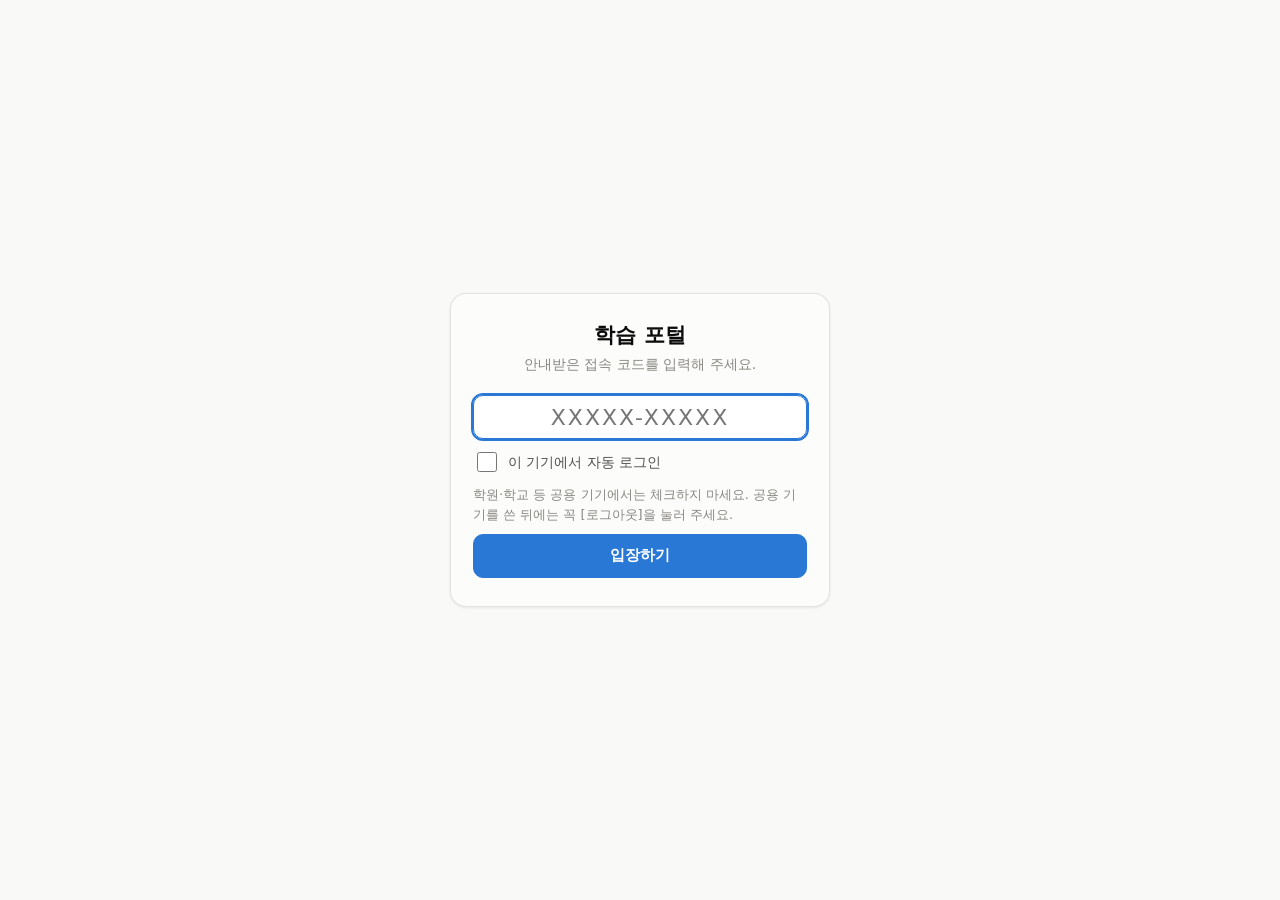
<file: index.html>
<!DOCTYPE html>
<html lang="ko">
<head>
  <meta charset="utf-8" />
  <meta name="viewport" content="width=device-width, initial-scale=1" />
  <meta name="color-scheme" content="light" />
  <meta name="robots" content="noindex" />
  <title>학습 포털</title>
  <link rel="stylesheet" href="css/base.css" />
  <link rel="stylesheet" href="css/portal.css" />
  <link rel="icon" href="data:image/svg+xml,<svg xmlns='http://www.w3.org/2000/svg' viewBox='0 0 100 100'><text y='.9em' font-size='90'>📚</text></svg>" />
</head>
<body>
  <div id="app">
    <div class="login-wrap">
      <div class="login-card">
        <h1>학습 포털</h1>
        <p class="login-sub">잠시만 기다려 주세요…</p>
      </div>
    </div>
  </div>
  <noscript>
    <p style="text-align:center;padding:24px">이 사이트를 사용하려면 자바스크립트를 켜 주세요.</p>
  </noscript>
  <script type="module" src="js/app.js"></script>
</body>
</html>
</file>
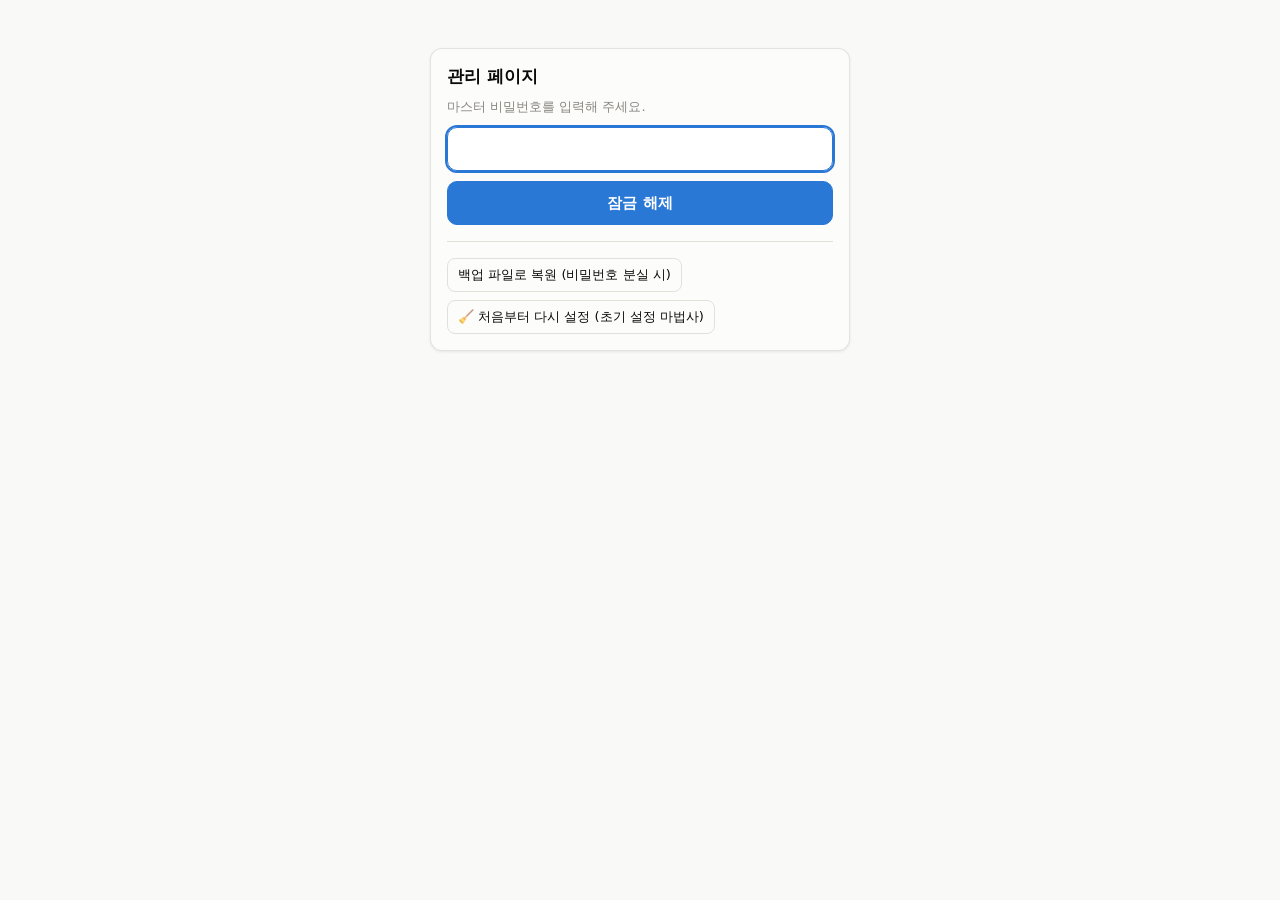
<file: admin.html>
<!DOCTYPE html>
<html lang="ko">
<head>
  <meta charset="utf-8" />
  <meta name="viewport" content="width=device-width, initial-scale=1" />
  <meta name="color-scheme" content="light" />
  <meta name="robots" content="noindex" />
  <title>관리 페이지 — 학습 포털</title>
  <link rel="stylesheet" href="css/base.css" />
  <link rel="stylesheet" href="css/admin.css" />
  <link rel="stylesheet" href="css/print.css" />
  <link rel="icon" href="data:image/svg+xml,<svg xmlns='http://www.w3.org/2000/svg' viewBox='0 0 100 100'><text y='.9em' font-size='90'>🗝️</text></svg>" />
</head>
<body>
  <div id="admin">
    <div class="admin-container">
      <div class="card"><p class="empty">불러오는 중…</p></div>
    </div>
  </div>
  <div id="print-root" class="print-cards"></div>
  <noscript>
    <p style="text-align:center;padding:24px">이 페이지를 사용하려면 자바스크립트를 켜 주세요.</p>
  </noscript>
  <script type="module" src="js/admin.js"></script>
</body>
</html>
</file>
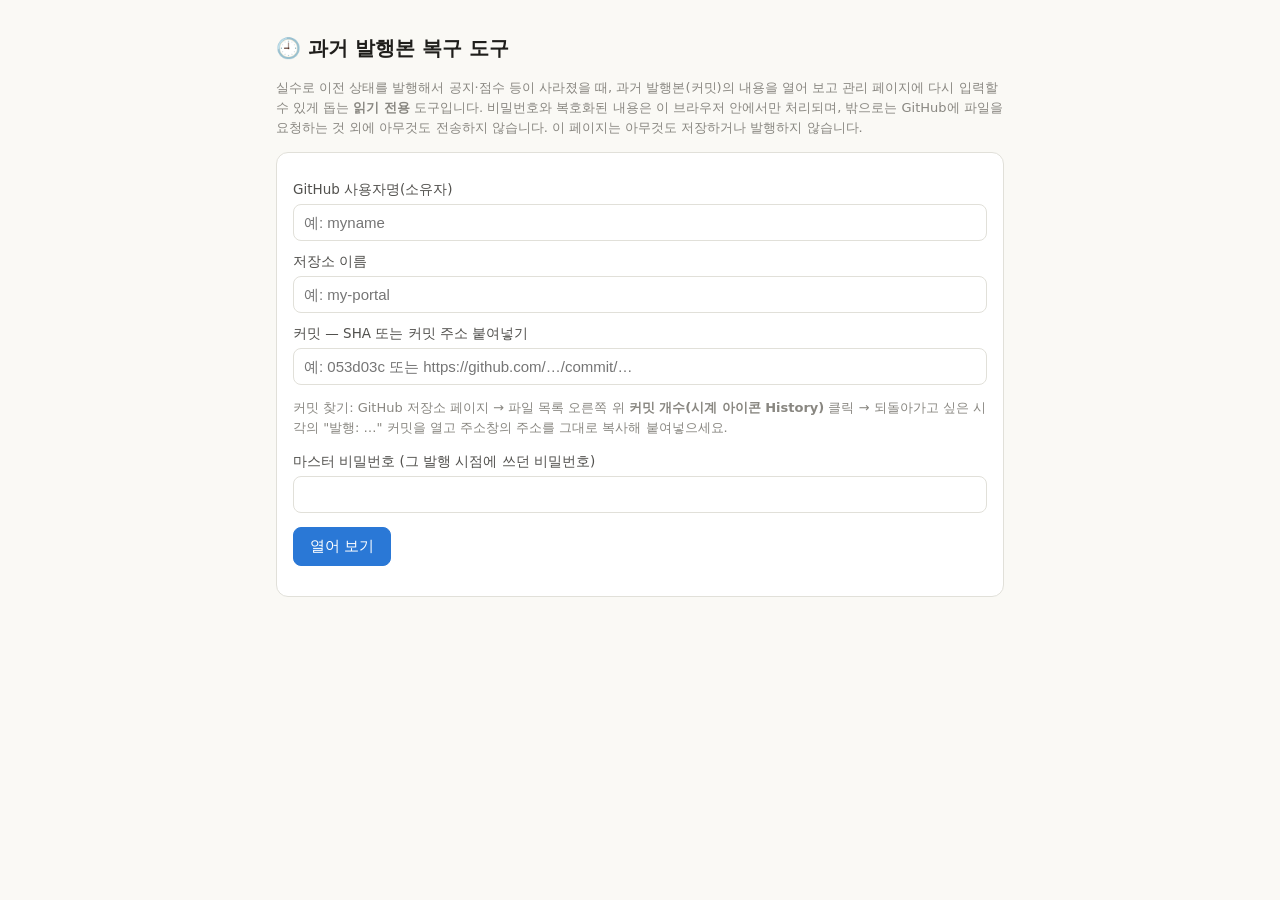
<file: dev/recover.html>
<!DOCTYPE html>
<html lang="ko">
<head>
  <meta charset="utf-8" />
  <meta name="viewport" content="width=device-width, initial-scale=1" />
  <title>과거 발행본 복구 도구</title>
  <style>
    :root {
      --ink: #1f1e1b; --ink-2: #52514e; --muted: #898781;
      --hairline: #e1e0d9; --accent: #2a78d6; --bad: #d03b3b; --surface: #fff; --page: #faf9f5;
    }
    * { box-sizing: border-box; }
    body { font-family: system-ui, -apple-system, sans-serif; color: var(--ink); background: var(--page);
           max-width: 760px; margin: 0 auto; padding: 20px 16px 60px; line-height: 1.55; }
    h1 { font-size: 20px; }
    h2 { font-size: 17px; margin: 0 0 8px; }
    h3 { font-size: 14.5px; margin: 18px 0 6px; }
    .card { background: var(--surface); border: 1px solid var(--hairline); border-radius: 12px;
            padding: 16px; margin: 14px 0; }
    .hint { color: var(--muted); font-size: 13px; }
    label { display: block; font-size: 13.5px; margin: 10px 0 4px; color: var(--ink-2); }
    input { width: 100%; font-size: 15px; padding: 9px 10px; border: 1px solid var(--hairline);
            border-radius: 8px; background: var(--surface); color: var(--ink); }
    button { font-size: 14.5px; padding: 9px 16px; border-radius: 8px; border: 1px solid var(--hairline);
             background: var(--surface); color: var(--ink); cursor: pointer; }
    button.primary { background: var(--accent); border-color: var(--accent); color: #fff; margin-top: 14px; }
    button:disabled { opacity: 0.55; cursor: default; }
    button.copy { font-size: 12.5px; padding: 4px 10px; }
    .error { color: var(--bad); font-size: 14px; white-space: pre-wrap; }
    .notice { border-bottom: 1px solid var(--hairline); padding: 10px 0; }
    .notice:last-child { border-bottom: none; }
    .n-head { display: flex; align-items: baseline; gap: 8px; }
    .n-title { font-weight: 600; font-size: 15px; }
    .n-date { color: var(--muted); font-size: 12px; margin-left: auto; flex: 0 0 auto; }
    .n-pin { color: var(--accent); font-size: 12px; font-weight: 700; flex: 0 0 auto; }
    .n-body { white-space: pre-wrap; font-size: 14px; color: var(--ink-2); margin: 6px 0 8px; }
    .table-wrap { overflow-x: auto; }
    table { border-collapse: collapse; font-size: 13.5px; white-space: nowrap; }
    th, td { border: 1px solid var(--hairline); padding: 5px 9px; text-align: center; }
    th { background: var(--page); font-weight: 600; }
    td.name, th.name { text-align: left; }
    .dim { color: var(--muted); }
    ul { margin: 4px 0; padding-left: 20px; font-size: 14px; }
    .empty { color: var(--muted); font-size: 13.5px; }
  </style>
</head>
<body>
  <h1>🕘 과거 발행본 복구 도구</h1>
  <p class="hint">
    실수로 이전 상태를 발행해서 공지·점수 등이 사라졌을 때, 과거 발행본(커밋)의 내용을 열어 보고
    관리 페이지에 다시 입력할 수 있게 돕는 <b>읽기 전용</b> 도구입니다.
    비밀번호와 복호화된 내용은 이 브라우저 안에서만 처리되며, 밖으로는 GitHub에 파일을 요청하는 것 외에
    아무것도 전송하지 않습니다. 이 페이지는 아무것도 저장하거나 발행하지 않습니다.
  </p>

  <div class="card">
    <label>GitHub 사용자명(소유자)</label>
    <input id="owner" placeholder="예: myname" />
    <label>저장소 이름</label>
    <input id="repo" placeholder="예: my-portal" />
    <label>커밋 — SHA 또는 커밋 주소 붙여넣기</label>
    <input id="commit" placeholder="예: 053d03c 또는 https://github.com/…/commit/…" />
    <p class="hint">
      커밋 찾기: GitHub 저장소 페이지 → 파일 목록 오른쪽 위 <b>커밋 개수(시계 아이콘 History)</b> 클릭 →
      되돌아가고 싶은 시각의 "발행: …" 커밋을 열고 주소창의 주소를 그대로 복사해 붙여넣으세요.
    </p>
    <label>마스터 비밀번호 (그 발행 시점에 쓰던 비밀번호)</label>
    <input id="pw" type="password" autocomplete="current-password" />
    <button id="go" class="primary">열어 보기</button>
    <p id="err" class="error"></p>
  </div>

  <div id="out"></div>

  <script type="module">
    import { deriveMasterKey, decryptJSON, importAesKeyB64 } from "../js/crypto.js";
    import { sortWeeks, sortQuizzes, ATTENDANCE } from "../js/store.js";

    const $ = (id) => document.getElementById(id);

    // github.io 주소면 소유자/저장소 자동 입력 (…github.io/<repo>/dev/recover.html)
    {
      const m = location.hostname.match(/^([^.]+)\.github\.io$/i);
      if (m) {
        $("owner").value = m[1];
        const base = location.pathname.replace(/\/dev\/recover\.html?$/i, "");
        const seg = base.split("/").filter(Boolean);
        $("repo").value = seg.length ? seg[0] : `${m[1]}.github.io`;
      }
    }

    const el = (tag, attrs = {}, children = []) => {
      const n = document.createElement(tag);
      for (const [k, v] of Object.entries(attrs)) {
        if (k === "text") n.textContent = v;
        else if (k === "onclick") n.addEventListener("click", v);
        else n.setAttribute(k, v);
      }
      for (const c of children) if (c) n.appendChild(c);
      return n;
    };

    async function copyText(text, btn) {
      try {
        await navigator.clipboard.writeText(text);
        const old = btn.textContent;
        btn.textContent = "복사됨 ✓";
        setTimeout(() => (btn.textContent = old), 1500);
      } catch {
        prompt("자동 복사가 안 되는 환경입니다. 아래 내용을 직접 복사하세요:", text);
      }
    }

    $("go").addEventListener("click", run);
    $("pw").addEventListener("keydown", (e) => { if (e.key === "Enter") run(); });

    async function run() {
      const err = $("err");
      const out = $("out");
      err.textContent = "";
      out.textContent = "";

      // 커밋 입력: 커밋 주소를 통째로 붙여넣으면 소유자/저장소/SHA를 함께 읽는다
      const cIn = $("commit").value.trim();
      const urlMatch = cIn.match(/github\.com\/([^/]+)\/([^/]+)\/commit\/([0-9a-f]{7,40})/i);
      if (urlMatch) {
        $("owner").value = urlMatch[1];
        $("repo").value = urlMatch[2];
      }
      const sha = urlMatch ? urlMatch[3] : (cIn.match(/^[0-9a-f]{7,40}$/i) || [])[0];
      const owner = $("owner").value.trim();
      const repo = $("repo").value.trim();
      const pw = $("pw").value;

      if (!owner || !repo) return (err.textContent = "GitHub 사용자명과 저장소 이름을 입력해 주세요.");
      if (!sha) return (err.textContent = "커밋 SHA(7자 이상의 영문·숫자 코드) 또는 커밋 주소를 입력해 주세요.");
      if (!pw) return (err.textContent = "마스터 비밀번호를 입력해 주세요.");

      const getJSON = async (path) => {
        const res = await fetch(
          `https://raw.githubusercontent.com/${owner}/${repo}/${sha}/${path}`,
          { cache: "no-store" }
        );
        if (!res.ok) {
          throw new Error(
            res.status === 404
              ? `${path} 이(가) 이 커밋에 없습니다. 커밋 SHA와 저장소 이름을 확인해 주세요.`
              : `${path} 을(를) 가져오지 못했습니다 (HTTP ${res.status}).`
          );
        }
        return res.json();
      };

      const go = $("go");
      go.disabled = true;
      go.textContent = "복호화 중…";
      try {
        const meta = await getJSON("data/meta.json");
        const masterKey = await deriveMasterKey(pw, meta.saltMaster, meta.kdf.iterMaster);
        let roster;
        try {
          roster = await decryptJSON(masterKey, await getJSON("data/roster.json"));
        } catch (e) {
          if (e.name === "OperationError")
            throw new Error("비밀번호가 이 발행본과 맞지 않습니다. 그 시점에 쓰던 마스터 비밀번호를 입력해야 합니다.");
          throw e;
        }

        out.appendChild(
          el("p", {
            class: "hint",
            text:
              `이 발행본: ${meta.publishedAt ? new Date(meta.publishedAt).toLocaleString("ko-KR") : "발행 시각 기록 없음"}` +
              ` · 커밋 ${sha.slice(0, 7)} · 아래 내용을 관리 페이지에 다시 입력한 뒤 발행하면 복구됩니다.`,
          })
        );

        for (const a of roster.academies || []) {
          const card = el("div", { class: "card" }, [el("h2", { text: a.name })]);
          out.appendChild(card);
          let blob = null;
          try {
            blob = await decryptJSON(await importAesKeyB64(a.key), await getJSON(`data/a/${a.fileId}.json`));
          } catch {
            card.appendChild(el("p", { class: "empty", text: "이 발행본에는 이 학원의 데이터 파일이 없습니다." }));
            continue;
          }
          const weeks = sortWeeks(blob.weeks || []);
          const quizzes = sortQuizzes(blob.quizzes || [], weeks);

          // ---- 공지사항 ----
          card.appendChild(el("h3", { text: "공지사항" }));
          const notices = [...(blob.notices || [])].sort((x, y) => {
            if (!!x.pinned !== !!y.pinned) return x.pinned ? -1 : 1;
            return (y.date || "").localeCompare(x.date || "");
          });
          if (!notices.length) card.appendChild(el("p", { class: "empty", text: "공지 없음" }));
          for (const n of notices) {
            const btn = el("button", { class: "copy", text: "내용 복사" });
            btn.addEventListener("click", () => copyText(`${n.title}\n${n.body || ""}`, btn));
            card.appendChild(
              el("div", { class: "notice" }, [
                el("div", { class: "n-head" }, [
                  n.pinned ? el("span", { class: "n-pin", text: "📌 고정" }) : null,
                  el("span", { class: "n-title", text: n.title }),
                  el("span", { class: "n-date", text: n.date || "" }),
                ]),
                el("div", { class: "n-body", text: n.body || "" }),
                btn,
              ])
            );
          }

          // ---- 학생 파일 일괄 복호화 (퀴즈·출석·숙제에서 재사용) ----
          const students = (roster.students || []).filter((s) => s.academyFileId === a.fileId && s.active !== false);
          const sBlobs = new Map();
          for (const st of students) {
            try {
              sBlobs.set(st.fileId, await decryptJSON(await importAesKeyB64(st.encKey), await getJSON(`data/s/${st.fileId}.json`)));
            } catch {
              sBlobs.set(st.fileId, null); // 이 발행본에 학생 파일 없음
            }
          }

          // ---- 퀴즈 점수 (학생 × 퀴즈) ----
          card.appendChild(el("h3", { text: "퀴즈 점수" }));
          if (!quizzes.length || !students.length) {
            card.appendChild(el("p", { class: "empty", text: "퀴즈 또는 학생 없음" }));
          } else {
            const head = el("tr", {}, [
              el("th", { class: "name", text: "학생" }),
              ...quizzes.map((q) => el("th", { text: `${q.unit} (${q.max || 100})` })),
            ]);
            const body = students.map((st) =>
              el("tr", {}, [
                el("td", { class: "name", text: st.name }),
                ...quizzes.map((q) => {
                  const v = sBlobs.get(st.fileId)?.quizzes?.[q.id];
                  if (v === null) return el("td", { class: "dim", text: "미응시" });
                  if (v == null) return el("td", { class: "dim", text: "–" });
                  return el("td", { text: String(v) });
                }),
              ])
            );
            card.appendChild(el("div", { class: "table-wrap" }, [el("table", {}, [head, ...body])]));
          }

          // ---- 주차별 기록: 진도 · 숙제 항목 · 출석/숙제 체크 매트릭스 ----
          card.appendChild(el("h3", { text: "주차별 출석 · 진도 · 숙제 체크" }));
          if (weeks.length && students.length) {
            card.appendChild(el("p", { class: "hint", style: "margin:0 0 4px", text: "숙제 표기: ✓ 완료 · ◌ 확인 전(보류) · 빈칸 = 미완료" }));
          }
          if (!weeks.length) card.appendChild(el("p", { class: "empty", text: "주차 없음" }));
          const fmtD = (d) => `${parseInt(d.slice(5, 7), 10)}/${parseInt(d.slice(8, 10), 10)}`;
          for (const w of [...weeks].reverse()) {
            const lines = [];
            if ((w.sessions || []).length) lines.push(`수업일 ${w.sessions.join(", ")}`);
            if ((w.progress || "").trim()) lines.push(`진도: ${w.progress}`);
            const hwItems = w.homework || [];
            card.appendChild(
              el("div", {}, [
                el("p", { style: "margin:12px 0 2px;font-weight:600;font-size:14px", text: w.label }),
                lines.length ? el("p", { class: "hint", style: "margin:0", text: lines.join(" · ") }) : null,
                hwItems.length
                  ? el("ol", {}, hwItems.map((h) => el("li", { text: h.text })))
                  : null,
              ])
            );
            // 출석 매트릭스 (수업일이 있는 주차만)
            if ((w.sessions || []).length && students.length) {
              const head = el("tr", {}, [
                el("th", { class: "name", text: "출석" }),
                ...w.sessions.map((d) => el("th", { text: fmtD(d) })),
              ]);
              const body = students.map((st) =>
                el("tr", {}, [
                  el("td", { class: "name", text: st.name }),
                  ...w.sessions.map((d) => {
                    const code = sBlobs.get(st.fileId)?.weeks?.[w.id]?.attendance?.[d];
                    const info = ATTENDANCE[code];
                    return el("td", { class: info ? "" : "dim", text: info ? info.label : "–" });
                  }),
                ])
              );
              card.appendChild(el("div", { class: "table-wrap" }, [el("table", {}, [head, ...body])]));
            }
            // 숙제 체크 매트릭스 (숙제 항목이 있는 주차만; 열 번호 = 위 목록 순서)
            if (hwItems.length && students.length) {
              const head = el("tr", {}, [
                el("th", { class: "name", text: "숙제" }),
                ...hwItems.map((_, i) => el("th", { text: String(i + 1) })),
              ]);
              const body = students.map((st) =>
                el("tr", {}, [
                  el("td", { class: "name", text: st.name }),
                  ...hwItems.map((h) => {
                    const hw = sBlobs.get(st.fileId)?.weeks?.[w.id]?.homework || {};
                    if (!(h.id in hw)) return el("td", { text: "" });
                    return hw[h.id] ? el("td", { text: "✓" }) : el("td", { class: "dim", text: "◌" });
                  }),
                ])
              );
              card.appendChild(el("div", { class: "table-wrap" }, [el("table", {}, [head, ...body])]));
            }
          }

          // ---- 자료실 (목록만) ----
          card.appendChild(el("h3", { text: "자료실 (제목 목록)" }));
          if (!(blob.materials || []).length) {
            card.appendChild(el("p", { class: "empty", text: "자료 없음" }));
          } else {
            card.appendChild(el("ul", {}, blob.materials.map((mt) => el("li", { text: mt.title }))));
          }
        }
      } catch (e) {
        console.error(e);
        err.textContent = e.message;
      }
      go.disabled = false;
      go.textContent = "열어 보기";
    }
  </script>
</body>
</html>
</file>
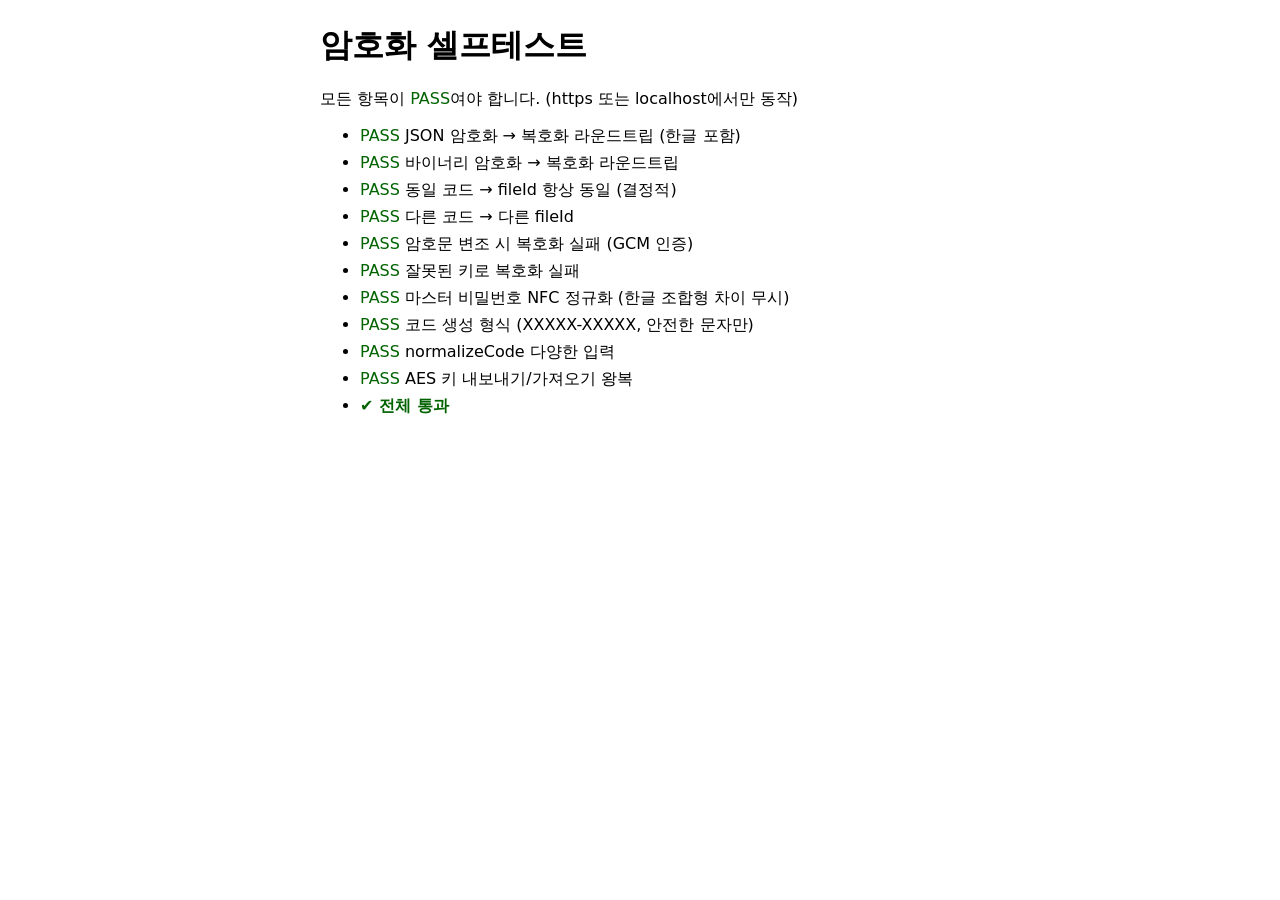
<file: dev/test.html>
<!DOCTYPE html>
<html lang="ko">
<head>
  <meta charset="utf-8" />
  <meta name="viewport" content="width=device-width, initial-scale=1" />
  <title>암호화 셀프테스트</title>
  <style>
    body { font-family: system-ui, sans-serif; max-width: 640px; margin: 24px auto; padding: 0 16px; }
    li { margin: 6px 0; }
    .pass { color: #006300; }
    .fail { color: #d03b3b; font-weight: 700; }
  </style>
</head>
<body>
  <h1>암호화 셀프테스트</h1>
  <p>모든 항목이 <span class="pass">PASS</span>여야 합니다. (https 또는 localhost에서만 동작)</p>
  <ul id="results"><li>실행 중…</li></ul>
  <script type="module">
    import {
      deriveStudentKeys, deriveMasterKey, encryptJSON, decryptJSON,
      encryptBytes, decryptBytes, generateCode, normalizeCode,
      importAesKeyB64, exportAesKeyB64, randomSaltB64, randomKeyB64,
      b64encode, b64decode, CODE_CHARSET,
    } from "../js/crypto.js";

    const results = document.getElementById("results");
    results.innerHTML = "";
    let failures = 0;

    async function test(name, fn) {
      const li = document.createElement("li");
      try {
        await fn();
        li.innerHTML = `<span class="pass">PASS</span> ${name}`;
      } catch (e) {
        failures++;
        li.innerHTML = `<span class="fail">FAIL</span> ${name} — ${e.message}`;
        console.error(name, e);
      }
      results.appendChild(li);
    }
    const assert = (cond, msg) => { if (!cond) throw new Error(msg || "assertion failed"); };

    const salt = randomSaltB64();
    const ITER = 1000; // 테스트는 빠른 반복수로

    await test("JSON 암호화 → 복호화 라운드트립 (한글 포함)", async () => {
      const { aesKey } = await deriveStudentKeys("ABCDE-FGHJK", salt, ITER);
      const obj = { name: "김철수", score: 85, memo: "몰 농도 단원 복습 필요 ✏️" };
      const env = await encryptJSON(aesKey, obj);
      assert(env.v === 1 && env.iv && env.ct, "봉투 형식");
      const back = await decryptJSON(aesKey, env);
      assert(JSON.stringify(back) === JSON.stringify(obj), "내용 불일치");
    });

    await test("바이너리 암호화 → 복호화 라운드트립", async () => {
      const key = await importAesKeyB64(randomKeyB64());
      const bytes = new Uint8Array(70000).map((_, i) => i % 251);
      const enc = await encryptBytes(key, bytes.buffer);
      const dec = new Uint8Array(await decryptBytes(key, enc));
      assert(dec.length === bytes.length, "길이 불일치");
      for (let i = 0; i < bytes.length; i += 997) assert(dec[i] === bytes[i], `바이트 ${i} 불일치`);
    });

    await test("동일 코드 → fileId 항상 동일 (결정적)", async () => {
      const a = await deriveStudentKeys("ABCDE-FGHJK", salt, ITER);
      const b = await deriveStudentKeys("abcde fghjk", salt, ITER); // 소문자/공백 정규화
      assert(a.fileId === b.fileId, "fileId 불일치");
      assert(a.fileId.length === 32, "fileId는 16바이트 hex");
    });

    await test("다른 코드 → 다른 fileId", async () => {
      const a = await deriveStudentKeys("ABCDE-FGHJK", salt, ITER);
      const b = await deriveStudentKeys("ABCDE-FGHJM", salt, ITER);
      assert(a.fileId !== b.fileId);
    });

    await test("암호문 변조 시 복호화 실패 (GCM 인증)", async () => {
      const { aesKey } = await deriveStudentKeys("ABCDE-FGHJK", salt, ITER);
      const env = await encryptJSON(aesKey, { a: 1 });
      const ct = b64decode(env.ct);
      ct[0] ^= 0xff;
      env.ct = b64encode(ct);
      let threw = false;
      try { await decryptJSON(aesKey, env); } catch { threw = true; }
      assert(threw, "변조가 감지되지 않음");
    });

    await test("잘못된 키로 복호화 실패", async () => {
      const { aesKey } = await deriveStudentKeys("ABCDE-FGHJK", salt, ITER);
      const other = await importAesKeyB64(randomKeyB64());
      const env = await encryptJSON(aesKey, { a: 1 });
      let threw = false;
      try { await decryptJSON(other, env); } catch { threw = true; }
      assert(threw);
    });

    await test("마스터 비밀번호 NFC 정규화 (한글 조합형 차이 무시)", async () => {
      const nfc = "우리학원비밀번호123!".normalize("NFC");
      const nfd = nfc.normalize("NFD");
      assert(nfc !== nfd || nfc.length === nfd.length, "");
      const k1 = await deriveMasterKey(nfc, salt, ITER);
      const k2 = await deriveMasterKey(nfd, salt, ITER);
      const env = await encryptJSON(k1, { secret: true });
      const back = await decryptJSON(k2, env);
      assert(back.secret === true, "NFC/NFD 키 불일치");
    });

    await test("코드 생성 형식 (XXXXX-XXXXX, 안전한 문자만)", () => {
      for (let i = 0; i < 50; i++) {
        const c = generateCode();
        assert(/^[A-Z2-9]{5}-[A-Z2-9]{5}$/.test(c), `형식 오류: ${c}`);
        for (const ch of c.replace("-", "")) assert(CODE_CHARSET.includes(ch), `금지 문자: ${ch}`);
      }
    });

    await test("normalizeCode 다양한 입력", () => {
      assert(normalizeCode(" abc-de 234 ") === "ABCDE234");
      assert(normalizeCode("ABCDE-FGHJK") === "ABCDEFGHJK");
    });

    await test("AES 키 내보내기/가져오기 왕복", async () => {
      const b64 = randomKeyB64();
      const key = await importAesKeyB64(b64);
      const again = await exportAesKeyB64(key);
      assert(again === b64, "키 직렬화 불일치");
    });

    const done = document.createElement("li");
    done.innerHTML = failures === 0
      ? '<strong class="pass">✔ 전체 통과</strong>'
      : `<strong class="fail">✘ ${failures}건 실패</strong>`;
    results.appendChild(done);
    window.__TEST_DONE__ = { failures };
  </script>
</body>
</html>
</file>
<file: css/base.css>
/* base.css — 토큰, 리셋, 공통 컴포넌트 (모바일 우선) */
:root {
  --page: #f9f9f7;
  --surface: #fcfcfb;
  --ink: #0b0b0b;
  --ink-2: #52514e;
  --muted: #898781;
  --hairline: #e1e0d9;
  --border: rgba(11, 11, 11, 0.1);
  --accent: #2a78d6;
  --accent-strong: #1c5cab;
  --accent-wash: #eaf2fc;
  --good: #0ca30c;
  --good-text: #006300;
  --bad: #d03b3b;
  --warn-wash: #fdf3dc;
  --radius: 12px;
  --shadow: 0 1px 3px rgba(11, 11, 11, 0.08);
}

* {
  box-sizing: border-box;
}
html {
  color-scheme: light;
}
body {
  margin: 0;
  background: var(--page);
  color: var(--ink);
  font-family: system-ui, -apple-system, "Segoe UI", "Apple SD Gothic Neo",
    "Malgun Gothic", sans-serif;
  font-size: 16px;
  line-height: 1.55;
  -webkit-text-size-adjust: 100%;
}
h1, h2, h3, h4 {
  line-height: 1.3;
  margin: 0 0 0.5em;
}
p {
  margin: 0 0 0.75em;
}
a {
  color: var(--accent);
}

.container {
  max-width: 720px;
  margin: 0 auto;
  padding: 0 16px 48px;
}

.card {
  background: var(--surface);
  border: 1px solid var(--border);
  border-radius: var(--radius);
  box-shadow: var(--shadow);
  padding: 16px;
  margin: 12px 0;
}
.card h2 {
  font-size: 17px;
  margin-bottom: 10px;
}

.empty {
  color: var(--muted);
  text-align: center;
  padding: 24px 8px;
}

/* ---------- 버튼/입력 ---------- */
.btn {
  display: inline-flex;
  align-items: center;
  justify-content: center;
  gap: 6px;
  min-height: 44px;
  padding: 8px 16px;
  text-decoration: none; /* 링크(a.btn)도 버튼처럼 보이게 */
  border: 1px solid var(--hairline);
  border-radius: 10px;
  background: var(--surface);
  color: var(--ink);
  font-size: 15px;
  font-family: inherit;
  cursor: pointer;
}
.btn:active {
  transform: translateY(1px);
}
.btn-primary {
  background: var(--accent);
  border-color: var(--accent);
  color: #fff;
  font-weight: 600;
}
.btn-primary:disabled {
  opacity: 0.5;
  cursor: default;
}
.btn-danger {
  background: var(--bad);
  border-color: var(--bad);
  color: #fff;
}
.btn-small {
  min-height: 34px;
  padding: 4px 10px;
  font-size: 13px;
  border-radius: 8px;
}
.btn-block {
  display: flex;
  width: 100%;
}

input[type="text"],
input[type="password"],
input[type="email"],
input[type="url"],
input[type="number"],
input[type="date"],
select,
textarea {
  width: 100%;
  min-height: 44px;
  padding: 8px 12px;
  border: 1px solid var(--hairline);
  border-radius: 10px;
  background: #fff;
  color: var(--ink);
  font-size: 16px;
  font-family: inherit;
}
textarea {
  line-height: 1.5;
  resize: vertical;
}
input:focus,
select:focus,
textarea:focus {
  outline: 2px solid var(--accent);
  outline-offset: 0;
  border-color: var(--accent);
}
label.field {
  display: block;
  margin: 10px 0;
}
label.field > span {
  display: block;
  font-size: 13px;
  color: var(--ink-2);
  margin-bottom: 4px;
}
.check {
  display: flex;
  align-items: center;
  gap: 8px;
  font-size: 14px;
  color: var(--ink-2);
  margin: 10px 0;
}
.check input {
  width: 20px;
  height: 20px;
  accent-color: var(--accent);
}
.hint {
  font-size: 13px;
  color: var(--muted);
  margin: 6px 0;
}
.error-text {
  color: var(--bad);
  font-size: 14px;
  margin: 8px 0;
}

/* ---------- 탭 ---------- */
.tabbar {
  display: flex;
  gap: 4px;
  overflow-x: auto;
  -webkit-overflow-scrolling: touch;
  scrollbar-width: none;
  position: sticky;
  top: 0;
  z-index: 20;
  background: var(--page);
  padding: 8px 0;
  border-bottom: 1px solid var(--hairline);
}
/* 포털용 래퍼: 탭이 잘려 있음을 좌우 페이드+화살표로 표시 (관리 페이지의 단독 .tabbar는 그대로) */
.tabbar-wrap {
  position: sticky;
  top: 0;
  z-index: 20;
}
.tabbar-wrap .tabbar {
  position: static;
}
.tab-fade {
  position: absolute;
  top: 1px;
  bottom: 1px;
  width: 34px;
  display: flex;
  align-items: center;
  pointer-events: none;
  opacity: 0;
  transition: opacity 0.15s;
  color: var(--muted);
  font-size: 20px;
  line-height: 1;
}
.tab-fade.right {
  right: 0;
  justify-content: flex-end;
  padding-right: 2px;
  background: linear-gradient(to left, var(--page) 35%, rgba(255, 255, 255, 0));
}
.tab-fade.left {
  left: 0;
  justify-content: flex-start;
  padding-left: 2px;
  background: linear-gradient(to right, var(--page) 35%, rgba(255, 255, 255, 0));
}
.tabbar-wrap.more-right .tab-fade.right,
.tabbar-wrap.more-left .tab-fade.left {
  opacity: 1;
}
.tabbar::-webkit-scrollbar {
  display: none;
}
.tab {
  flex: 0 0 auto;
  min-height: 44px;
  padding: 8px 14px;
  border: none;
  border-radius: 999px;
  background: transparent;
  color: var(--ink-2);
  font-size: 15px;
  font-family: inherit;
  cursor: pointer;
  white-space: nowrap;
}
.tab.active {
  background: var(--accent);
  color: #fff;
  font-weight: 600;
}
/* 새 소식 배지 — 새 공지/퀴즈/리포트가 있는 탭에 표시 */
.tab .tab-dot {
  display: inline-block;
  width: 7px;
  height: 7px;
  border-radius: 999px;
  background: var(--bad);
  margin-left: 5px;
  vertical-align: 8px;
}
.tab.active .tab-dot {
  background: #fff;
}

/* ---------- 토스트 ---------- */
#toast {
  position: fixed;
  left: 50%;
  bottom: 24px;
  transform: translateX(-50%) translateY(20px);
  max-width: min(92vw, 480px);
  background: var(--ink);
  color: #fff;
  padding: 10px 18px;
  border-radius: 999px;
  font-size: 14px;
  opacity: 0;
  pointer-events: none;
  transition: opacity 0.2s, transform 0.2s;
  z-index: 100;
}
#toast.show {
  opacity: 1;
  transform: translateX(-50%) translateY(0);
}
#toast.show.ok {
  background: var(--good-text);
}
#toast.show.error {
  background: var(--bad);
}

/* ---------- 모달 ---------- */
.modal-overlay {
  position: fixed;
  inset: 0;
  background: rgba(11, 11, 11, 0.45);
  display: flex;
  align-items: center;
  justify-content: center;
  padding: 16px;
  z-index: 90;
}
.modal {
  background: var(--surface);
  border-radius: var(--radius);
  padding: 20px;
  width: 100%;
  max-width: 420px;
  box-shadow: 0 8px 30px rgba(11, 11, 11, 0.25);
}
.modal h3 {
  font-size: 16px;
}
.modal-body {
  color: var(--ink-2);
  font-size: 14px;
  white-space: pre-wrap;
}
.modal-actions {
  display: flex;
  gap: 8px;
  justify-content: flex-end;
  margin-top: 16px;
}
.copy-fallback {
  width: 100%;
  min-height: 120px;
  font-size: 14px;
}

/* ---------- 스피너 ---------- */
.spinner-wrap {
  display: flex;
  flex-direction: column;
  align-items: center;
  gap: 10px;
  padding: 32px 8px;
}
.spinner {
  width: 28px;
  height: 28px;
  border: 3px solid var(--hairline);
  border-top-color: var(--accent);
  border-radius: 50%;
  animation: spin 0.8s linear infinite;
}
.spinner-text {
  color: var(--muted);
  font-size: 14px;
}
@keyframes spin {
  to {
    transform: rotate(360deg);
  }
}

/* ---------- 테이블 ---------- */
.table-wrap {
  overflow-x: auto;
  -webkit-overflow-scrolling: touch;
}
table.grid {
  border-collapse: collapse;
  width: 100%;
  font-size: 14px;
}
table.grid th,
table.grid td {
  border: 1px solid var(--hairline);
  padding: 6px 8px;
  text-align: center;
  white-space: nowrap;
}
table.grid th {
  background: var(--page);
  color: var(--ink-2);
  font-weight: 600;
}
table.grid td.name-cell,
table.grid th.name-cell {
  text-align: left;
  position: sticky;
  left: 0;
  background: var(--surface);
  z-index: 1;
}
table.grid tr.row-bad td {
  background: #fdecec;
}
table.grid tr.row-ok td {
  background: #effaef;
}
td.num {
  font-variant-numeric: tabular-nums;
}
</file>
<file: css/portal.css>
/* portal.css — 학생/학부모 포털 */

/* ---------- 로그인 ---------- */
.login-wrap {
  min-height: 100dvh;
  display: flex;
  flex-direction: column;
  align-items: center;
  justify-content: center;
  padding: 24px 16px;
}
.login-card {
  width: 100%;
  max-width: 380px;
  background: var(--surface);
  border: 1px solid var(--border);
  border-radius: 16px;
  box-shadow: var(--shadow);
  padding: 28px 22px;
  text-align: center;
}
.login-card h1 {
  font-size: 21px;
  margin-bottom: 4px;
}
.login-sub {
  color: var(--muted);
  font-size: 14px;
  margin-bottom: 20px;
}
.code-input {
  text-align: center;
  font-size: 22px !important;
  letter-spacing: 2px;
  font-variant-numeric: tabular-nums;
  text-transform: uppercase;
}

/* ---------- 대시보드 헤더 ---------- */
.portal-brand {
  padding: 14px 0 0;
  font-size: 20px;
  font-weight: 800;
  letter-spacing: -0.01em;
  line-height: 1.25;
  word-break: keep-all;
  overflow-wrap: anywhere;
}
.portal-header {
  display: flex;
  align-items: center;
  justify-content: space-between;
  gap: 8px;
  padding: 4px 0 6px;
}
.portal-header .who {
  min-width: 0;
}
.portal-header .who .name {
  font-size: 18px;
  font-weight: 700;
}
.portal-header .who .academy {
  font-size: 13px;
  color: var(--muted);
}
.week-select-row {
  display: flex;
  align-items: center;
  gap: 8px;
  margin: 8px 0;
}
.week-select-row select {
  flex: 1;
}

/* ---------- 주차 블록 (숙제/출석·진도 — 전체 주차를 최신순으로 표시) ---------- */
.week-block {
  padding: 10px 0 4px;
}
.week-block + .week-block {
  border-top: 1px solid var(--hairline);
  margin-top: 6px;
  padding-top: 14px;
}
.wb-head {
  display: flex;
  align-items: center;
  justify-content: space-between;
  gap: 8px;
  margin-bottom: 4px;
}
.wb-label {
  font-weight: 700;
  font-size: 15px;
  min-width: 0;
}
.wb-progress {
  font-size: 14px;
  color: var(--ink-2);
  margin-top: 2px;
}

/* ---------- 숙제 ---------- */
.hw-list {
  list-style: none;
  margin: 0;
  padding: 0;
}
.hw-list li {
  display: flex;
  align-items: flex-start;
  gap: 10px;
  padding: 12px 4px;
  border-bottom: 1px solid var(--hairline);
  font-size: 15px;
}
.hw-list li:last-child {
  border-bottom: none;
}
.hw-mark {
  flex: 0 0 auto;
  width: 26px;
  height: 26px;
  border-radius: 50%;
  display: inline-flex;
  align-items: center;
  justify-content: center;
  font-size: 15px;
  font-weight: 700;
  margin-top: 1px;
}
.hw-mark.done {
  background: #effaef;
  color: var(--good-text);
  border: 1px solid #bfe6bf;
}
.hw-mark.todo {
  background: var(--page);
  color: var(--muted);
  border: 1px solid var(--hairline);
}
.hw-mark.hold {
  background: var(--warn-wash);
  color: #7a5b00;
  border: 1px dashed #ecd9a6;
}
li.hw-done .hw-text {
  color: var(--muted);
}
.hw-progress {
  font-size: 14px;
  color: var(--ink-2);
  margin-bottom: 8px;
}

/* ---------- 퀴즈 ---------- */
.stat-row {
  display: grid;
  grid-template-columns: repeat(3, 1fr);
  gap: 8px;
  margin-bottom: 14px;
}
.stat-row.two {
  grid-template-columns: repeat(2, 1fr);
}
.stat-tile {
  background: var(--page);
  border: 1px solid var(--hairline);
  border-radius: 10px;
  padding: 10px 8px;
  text-align: center;
}
.stat-tile .label {
  font-size: 12px;
  color: var(--muted);
}
.stat-tile .value {
  font-size: 24px;
  font-weight: 650;
  white-space: nowrap;
}
.stat-tile .sub {
  font-size: 11px;
  color: var(--muted);
}
.chart-legend {
  display: flex;
  gap: 18px;
  justify-content: center;
  margin-top: 6px;
  font-size: 13px;
  color: var(--ink-2);
}
.legend-item {
  display: inline-flex;
  align-items: center;
  gap: 6px;
}
.legend-swatch {
  display: inline-flex;
}
.chart-caption {
  text-align: center;
  font-size: 13px;
  color: var(--muted);
  margin-top: 8px;
  min-height: 1.4em;
}

/* ---------- 리포트 (단원별) ---------- */
.unit-report {
  border: 1px solid var(--hairline);
  border-radius: 10px;
  padding: 12px 14px;
  margin: 10px 0;
}
.unit-title {
  display: flex;
  align-items: baseline;
  justify-content: space-between;
  gap: 8px;
  font-weight: 700;
  font-size: 15px;
  margin-bottom: 6px;
}
.unit-week {
  color: var(--muted);
  font-size: 12px;
  font-weight: 400;
  flex: 0 0 auto;
}
.report-body {
  white-space: pre-wrap;
  font-size: 15px;
}

/* ---------- 공지 ---------- */
.notice {
  border-bottom: 1px solid var(--hairline);
  padding: 12px 0;
}
.notice:last-child {
  border-bottom: none;
}
.notice-head {
  display: flex;
  align-items: baseline;
  gap: 8px;
}
.notice-title {
  font-weight: 600;
  font-size: 15px;
}
.notice-date {
  font-size: 12px;
  color: var(--muted);
  flex: 0 0 auto;
  margin-left: auto;
}
.pin {
  color: var(--accent);
  font-size: 12px;
  font-weight: 700;
  flex: 0 0 auto;
}
.notice-body {
  white-space: pre-wrap;
  font-size: 14px;
  color: var(--ink-2);
  margin-top: 6px;
}

/* ---------- 자료실 ---------- */
.material {
  display: flex;
  align-items: center;
  gap: 10px;
  padding: 10px 0;
  border-bottom: 1px solid var(--hairline);
}
.material:last-child {
  border-bottom: none;
}
.material .m-info {
  min-width: 0;
  flex: 1;
}
.material .m-title {
  font-size: 15px;
  overflow: hidden;
  text-overflow: ellipsis;
  white-space: nowrap;
}
.material .m-meta {
  font-size: 12px;
  color: var(--muted);
}
.material .m-actions {
  display: flex;
  gap: 6px;
  flex: 0 0 auto;
}

/* ---------- 출석·진도 ---------- */
.att-row {
  display: flex;
  flex-wrap: wrap;
  gap: 8px;
  margin: 8px 0;
}
.att-chip {
  display: inline-flex;
  flex-direction: column;
  align-items: center;
  gap: 2px;
  border-radius: 10px;
  border: 1px solid var(--hairline);
  padding: 6px 10px;
  font-size: 13px;
  background: var(--page);
}
.att-chip .d {
  color: var(--muted);
  font-size: 12px;
}
.att-chip .s {
  font-weight: 700;
}
.att-chip.att-p .s {
  color: var(--good-text);
}
.att-chip.att-l .s {
  color: #a36b00;
}
.att-chip.att-a .s {
  color: var(--bad);
}
.att-chip.att-m .s {
  color: var(--accent-strong);
}
.att-chip.att-e .s {
  color: #0b6e6e;
}
.att-chip.att-x .s {
  color: #52514e;
}
.progress-text {
  white-space: pre-wrap;
  font-size: 15px;
}

/* ---------- 선생님(열람) 출석 달력 ---------- */
.cal {
  max-width: 380px;
  margin: 0 auto 12px;
}
.cal-head {
  display: flex;
  align-items: center;
  justify-content: space-between;
  margin-bottom: 6px;
}
.cal-title {
  font-weight: 700;
  font-size: 15px;
}
.cal-grid {
  display: grid;
  grid-template-columns: repeat(7, 1fr);
  gap: 2px;
}
.cal-dow {
  text-align: center;
  font-size: 11px;
  color: var(--muted);
  padding: 4px 0;
}
button.cal-day {
  aspect-ratio: 1;
  min-height: 34px;
  border: none;
  background: transparent;
  border-radius: 10px;
  font-size: 13px;
  font-family: inherit;
  color: var(--ink-2);
  position: relative;
}
button.cal-day:disabled {
  color: var(--muted);
  opacity: 0.45;
}
button.cal-day.has-class {
  background: var(--accent-wash);
  color: var(--accent-strong);
  font-weight: 600;
  cursor: pointer;
}
button.cal-day.sel {
  background: var(--accent);
  color: #fff;
}
.cal-day .dot {
  position: absolute;
  left: 50%;
  transform: translateX(-50%);
  bottom: 4px;
  width: 4px;
  height: 4px;
  border-radius: 999px;
  background: currentColor;
}
.att-date-title {
  font-size: 15px;
  margin: 10px 0 6px;
}
.t-dist-title {
  font-size: 17px;
  margin: 16px 0 8px;
}

/* ---------- 선생님(열람) 대시보드 ---------- */
.t-chip {
  display: inline-block;
  min-width: 40px;
  padding: 2px 8px;
  border-radius: 999px;
  font-size: 12px;
  font-weight: 600;
  border: 1px solid transparent;
}
.t-chip.att-p { background: #effaef; color: var(--good-text); border-color: #cde9cd; }
.t-chip.att-l { background: var(--warn-wash); color: #7a5b00; border-color: #ecd9a6; }
.t-chip.att-a { background: #fdecec; color: var(--bad); border-color: #f3c9c9; }
.t-chip.att-m { background: var(--accent-wash); color: var(--accent-strong); border-color: #c8ddf5; }
.t-chip.att-e { background: #e0f4f4; color: #0b6e6e; border-color: #bde3e3; }
.t-chip.att-x { background: #efeeea; color: #52514e; border-color: #d8d6cf; }
.t-dash {
  color: var(--muted);
}
.t-avg-row td {
  background: var(--accent-wash);
  font-weight: 700;
}
.t-avg-row td.name-cell {
  background: var(--accent-wash);
}
.hw-yes {
  color: var(--good-text);
  font-weight: 700;
}
.hw-hold {
  color: #a36b00;
  font-weight: 700;
}
.t-noshow {
  color: var(--muted);
  font-size: 12px;
}
.t-report {
  border-top: 1px solid var(--hairline);
  padding: 10px 0;
}
.t-report:first-of-type {
  border-top: none;
}
.t-report-head {
  display: flex;
  align-items: baseline;
  gap: 8px;
  flex-wrap: wrap;
  margin-bottom: 4px;
}
.t-report-name {
  font-weight: 700;
  font-size: 15px;
}
.t-pdf-chip {
  background: var(--page);
  border: 1px solid var(--hairline);
  border-radius: 999px;
  padding: 1px 10px;
  font-size: 12px;
  color: var(--ink-2);
}
</file>
<file: css/admin.css>
/* admin.css — 선생님 관리 페이지 */
.admin-container {
  max-width: 900px;
  margin: 0 auto;
  padding: 0 16px 64px;
}

.admin-header {
  display: flex;
  align-items: center;
  justify-content: space-between;
  gap: 8px;
  padding: 14px 0 6px;
  flex-wrap: wrap;
}
.admin-header h1 {
  font-size: 19px;
  margin: 0;
}
.dirty-badge {
  background: var(--warn-wash);
  border: 1px solid #ecd9a6;
  color: #7a5b00;
  border-radius: 999px;
  font-size: 13px;
  padding: 4px 12px;
}
.dirty-badge.clean {
  background: #effaef;
  border-color: #bfe6bf;
  color: var(--good-text);
}

.toolbar {
  display: flex;
  flex-wrap: wrap;
  gap: 8px;
  align-items: center;
  margin: 10px 0;
}
.toolbar select {
  width: auto;
  min-width: 130px;
  flex: 1 1 auto;
  max-width: 240px;
}
.toolbar .grow {
  flex: 1;
}

/* 셀 편집 */
td .cell-input {
  min-height: 34px;
  width: 72px;
  padding: 4px 6px;
  text-align: center;
  font-size: 14px;
  border-radius: 6px;
}
button.cell-toggle {
  min-width: 40px;
  min-height: 34px;
  border: 1px solid var(--hairline);
  border-radius: 8px;
  background: var(--surface);
  font-size: 14px;
  cursor: pointer;
  font-family: inherit;
}
button.cell-toggle.on {
  background: #effaef;
  border-color: #bfe6bf;
  color: var(--good-text);
  font-weight: 700;
}
button.cell-toggle.hold {
  background: var(--warn-wash);
  border-color: #ecd9a6;
  color: #7a5b00;
  font-weight: 700;
}
button.noshow-toggle.on {
  background: #efeeea;
  border-color: #b7b5ac;
  color: #52514e;
  font-weight: 700;
}
.visit-stats {
  white-space: pre-line;
  font-size: 14px;
  margin: 8px 0 10px;
}
button.att-cell.att-p {
  background: #effaef;
  color: var(--good-text);
}
button.att-cell.att-l {
  background: var(--warn-wash);
  color: #7a5b00;
}
button.att-cell.att-a {
  background: #fdecec;
  color: var(--bad);
}
button.att-cell.att-m {
  background: var(--accent-wash);
  color: var(--accent-strong);
}
button.att-cell.att-e {
  background: #e0f4f4;
  color: #0b6e6e;
}
button.att-cell.att-x {
  background: #efeeea;
  color: #52514e;
}

/* 출석 상태 선택기: 셀 안 인라인 3×2 그리드 */
.att-chooser {
  display: grid;
  grid-template-columns: repeat(3, minmax(54px, 1fr));
  gap: 4px;
  min-width: 174px;
}
.att-chooser .att-opt {
  min-height: 36px;
  padding: 2px 4px;
  border: 1px solid var(--hairline);
  border-radius: 8px;
  background: var(--page);
  font-size: 13px;
  font-family: inherit;
  cursor: pointer;
}
.att-chooser .att-opt:active {
  transform: translateY(1px);
}

.tsv-area {
  font-family: ui-monospace, SFMono-Regular, Menlo, monospace;
  font-size: 13px;
  min-height: 140px;
}

.item-row {
  display: flex;
  gap: 6px;
  align-items: center;
  margin: 6px 0;
}
.item-row input {
  flex: 1;
}

.code-pill {
  font-family: ui-monospace, SFMono-Regular, Menlo, monospace;
  background: var(--page);
  border: 1px solid var(--hairline);
  border-radius: 6px;
  padding: 2px 8px;
  font-size: 13px;
  white-space: nowrap;
}

.student-row {
  display: flex;
  align-items: center;
  gap: 8px;
  padding: 10px 0;
  border-bottom: 1px solid var(--hairline);
  flex-wrap: wrap;
}
.student-row:last-child {
  border-bottom: none;
}
.student-row .s-name {
  font-weight: 600;
  min-width: 72px;
}
.student-row .s-academy {
  font-size: 13px;
  color: var(--muted);
}
.student-row .s-actions {
  margin-left: auto;
  display: flex;
  gap: 6px;
  flex-wrap: wrap;
}
.student-row.inactive .s-name {
  color: var(--muted);
  text-decoration: line-through;
}

.wizard-step {
  margin: 16px 0;
}
.wizard-nav {
  display: flex;
  justify-content: space-between;
  gap: 8px;
  margin-top: 16px;
}
.step-indicator {
  font-size: 13px;
  color: var(--muted);
  margin-bottom: 4px;
}

.publish-log {
  font-size: 13px;
  color: var(--ink-2);
  background: var(--page);
  border: 1px solid var(--hairline);
  border-radius: 8px;
  padding: 10px;
  margin-top: 10px;
  white-space: pre-wrap;
  max-height: 200px;
  overflow-y: auto;
}

/* ---------- 원장님 보고서: 검사 패널 + 미리보기 ---------- */
.check-panel {
  display: flex;
  flex-direction: column;
  gap: 6px;
  margin: 10px 0;
}
.check-item {
  font-size: 14px;
  padding: 8px 12px;
  border-radius: 8px;
  border: 1px solid var(--hairline);
  background: var(--page);
}
.check-item.ok {
  background: #effaef;
  border-color: #bfe6bf;
}
.check-item.warn {
  background: var(--warn-wash);
  border-color: #ecd9a6;
}

.report-preview {
  background: #fff;
  border: 1px solid var(--hairline);
  border-radius: 12px;
  padding: 26px 24px;
  margin-top: 12px;
}

/* 헤더 밴드 */
.rd-header {
  display: flex;
  justify-content: space-between;
  align-items: stretch;
  gap: 12px;
  flex-wrap: wrap;
  background: var(--accent-wash);
  border: 1px solid #c8ddf5;
  border-radius: 12px;
  padding: 16px 18px;
  margin-bottom: 18px;
}
.rd-academy-chip {
  display: inline-block;
  background: var(--accent);
  color: #fff;
  font-size: 12px;
  font-weight: 700;
  border-radius: 999px;
  padding: 3px 12px;
  margin-bottom: 6px;
  letter-spacing: 0.5px;
}
.rd-header h1 {
  font-size: 22px;
  margin: 0 0 4px;
  letter-spacing: -0.3px;
}
.rd-meta {
  color: var(--ink-2);
  font-size: 12.5px;
}
.rd-week-box {
  display: flex;
  flex-direction: column;
  justify-content: center;
  text-align: right;
}
.rd-week-label {
  font-size: 11px;
  color: var(--accent-strong);
  font-weight: 700;
  letter-spacing: 1px;
}
.rd-week {
  font-size: 16px;
  font-weight: 700;
  color: var(--accent-strong);
}

/* 섹션: 번호 배지 + 제목 */
.rd-section {
  margin: 22px 0;
}
.rd-sec-head {
  display: flex;
  align-items: center;
  gap: 8px;
  border-bottom: 1px solid var(--hairline);
  padding-bottom: 6px;
  margin-bottom: 10px;
}
.rd-num {
  width: 22px;
  height: 22px;
  border-radius: 50%;
  background: var(--accent);
  color: #fff;
  font-size: 12.5px;
  font-weight: 700;
  display: inline-flex;
  align-items: center;
  justify-content: center;
  flex: 0 0 auto;
}
.rd-sec-head h2 {
  font-size: 15.5px;
  margin: 0;
}

/* 표: 가로 괘선 + 지브라 */
.rd-table-wrap {
  overflow-x: auto;
}
.rd-table {
  border-collapse: collapse;
  width: 100%;
  font-size: 13.5px;
}
.rd-table th,
.rd-table td {
  padding: 6px 10px;
  text-align: center;
  white-space: nowrap;
  border-bottom: 1px solid var(--hairline);
}
.rd-table th {
  background: var(--page);
  color: var(--ink-2);
  font-weight: 600;
  font-size: 12.5px;
  border-bottom: 2px solid #d4d3cc;
}
.rd-table tr:nth-child(even) td {
  background: #fafaf7;
}
.rd-table .rd-name {
  text-align: left;
  font-weight: 500;
}
.rd-quiz-table .rd-score {
  font-variant-numeric: tabular-nums;
  font-weight: 600;
}
.rd-table tr.rd-top td {
  background: #eef7ee;
}
.rd-top .rd-score {
  color: var(--good-text);
}

/* 출석 칩 / 숙제 체크 */
.rd-chip {
  display: inline-block;
  min-width: 44px;
  padding: 2px 8px;
  border-radius: 999px;
  font-size: 12px;
  font-weight: 600;
  border: 1px solid transparent;
}
.rd-chip.att-p { background: #effaef; color: var(--good-text); border-color: #cde9cd; }
.rd-chip.att-l { background: var(--warn-wash); color: #7a5b00; border-color: #ecd9a6; }
.rd-chip.att-a { background: #fdecec; color: var(--bad); border-color: #f3c9c9; }
.rd-chip.att-m { background: var(--accent-wash); color: var(--accent-strong); border-color: #c8ddf5; }
.rd-chip.att-e { background: #e0f4f4; color: #0b6e6e; border-color: #bde3e3; }
.rd-chip.att-x { background: #efeeea; color: #52514e; border-color: #d8d6cf; }
.rd-dash {
  color: var(--muted);
}
.rd-check {
  color: var(--good-text);
  font-weight: 700;
}
.rd-hold {
  color: #a36b00;
  font-weight: 700;
}
.rd-noshow {
  color: var(--muted);
  font-size: 12px;
}
.rd-rate {
  min-width: 104px;
}
.rd-bar {
  display: inline-block;
  width: 52px;
  height: 6px;
  background: #e9e8e2;
  border-radius: 999px;
  margin-right: 6px;
  vertical-align: 2px;
  overflow: hidden;
}
.rd-bar-fill {
  display: block;
  height: 100%;
  background: var(--accent);
  border-radius: 999px;
}

/* 퀴즈 통계 타일 + 분석 콜아웃 + 추이 차트 */
.rd-stats {
  display: grid;
  grid-template-columns: repeat(4, 1fr);
  gap: 8px;
  margin-bottom: 12px;
}
.rd-stat {
  background: var(--page);
  border: 1px solid var(--hairline);
  border-radius: 10px;
  padding: 10px 6px;
  text-align: center;
}
.rd-stat-label {
  font-size: 11.5px;
  color: var(--muted);
}
.rd-stat-value {
  font-size: 20px;
  font-weight: 700;
  white-space: nowrap;
}
.rd-stat-sub {
  font-size: 11px;
  color: var(--muted);
}
.rd-h3 {
  font-size: 13px;
  color: var(--ink-2);
  margin: 14px 0 4px;
}
.rd-chart {
  border: 1px solid var(--hairline);
  border-radius: 10px;
  padding: 8px 6px 2px;
  background: #fff;
}
.rd-callout {
  border-left: 3px solid var(--accent);
  background: var(--accent-wash);
  border-radius: 0 8px 8px 0;
  padding: 10px 14px;
  font-size: 13.5px;
  line-height: 1.6;
  margin-top: 12px;
}
.rd-callout strong {
  color: var(--accent-strong);
}

/* 진도 / 공지 / 기타 */
.rd-progress {
  background: var(--page);
  border: 1px solid var(--hairline);
  border-radius: 10px;
  padding: 10px 14px;
}
.rd-text {
  white-space: pre-wrap;
  font-size: 14px;
  margin: 4px 0;
}
.rd-empty {
  color: var(--muted);
  font-size: 14px;
}
.rd-note {
  color: var(--ink-2);
  font-size: 13px;
  margin: 6px 0 0;
}
.rd-list {
  font-size: 14px;
  margin: 4px 0 8px;
  padding-left: 20px;
}
.rd-notice {
  border: 1px solid var(--hairline);
  border-radius: 10px;
  padding: 10px 14px;
  margin: 8px 0;
}
.rd-notice-title {
  display: flex;
  align-items: baseline;
  gap: 8px;
  font-weight: 600;
  font-size: 14px;
}
.rd-pin {
  background: var(--accent);
  color: #fff;
  font-size: 10.5px;
  border-radius: 999px;
  padding: 1px 8px;
  flex: 0 0 auto;
}
.rd-notice-date {
  margin-left: auto;
  color: var(--muted);
  font-size: 12px;
  font-weight: 400;
  flex: 0 0 auto;
}
.rd-footer {
  border-top: 1px solid var(--hairline);
  margin-top: 22px;
  padding-top: 10px;
  color: var(--muted);
  font-size: 11.5px;
  text-align: center;
}

.report-nav {
  display: flex;
  align-items: center;
  gap: 8px;
  margin-bottom: 8px;
}
.report-nav .who {
  flex: 1;
  text-align: center;
  font-weight: 600;
}
.char-count {
  text-align: right;
  font-size: 12px;
  color: var(--muted);
}

/* ---------- 공지 목록 / 자료(첨부) 행 ----------
   portal.css와 같은 규칙 — admin.html은 portal.css를 로드하지 않으므로 여기에도 필요 */
.notice {
  border-bottom: 1px solid var(--hairline);
  padding: 12px 0;
}
.notice:last-child {
  border-bottom: none;
}
.notice-head {
  display: flex;
  align-items: baseline;
  gap: 8px;
}
.notice-title {
  font-weight: 600;
  font-size: 15px;
}
.notice-date {
  font-size: 12px;
  color: var(--muted);
  flex: 0 0 auto;
  margin-left: auto;
}
.pin {
  color: var(--accent);
  font-size: 12px;
  font-weight: 700;
  flex: 0 0 auto;
}
.notice-body {
  white-space: pre-wrap;
  font-size: 14px;
  color: var(--ink-2);
  margin-top: 6px;
}
.material {
  display: flex;
  align-items: center;
  gap: 10px;
  padding: 10px 0;
  border-bottom: 1px solid var(--hairline);
}
.material:last-child {
  border-bottom: none;
}
.material .m-info {
  min-width: 0;
  flex: 1;
}
.material .m-title {
  font-size: 15px;
  overflow: hidden;
  text-overflow: ellipsis;
  white-space: nowrap;
}
.material .m-meta {
  font-size: 12px;
  color: var(--muted);
}
.material .m-actions {
  display: flex;
  gap: 6px;
  flex: 0 0 auto;
}
</file>
<file: css/print.css>
/* print.css — A4 인쇄: 학생 코드 카드(2×4) + 원장님 보고서 */
.print-cards,
.print-report {
  display: none;
}

@media print {
  body * {
    visibility: hidden;
  }
  .print-cards,
  .print-cards *,
  .print-report,
  .print-report * {
    visibility: visible;
  }
  .print-cards {
    display: grid !important;
    position: absolute;
    inset: 0;
    grid-template-columns: 1fr 1fr;
    gap: 0;
    background: #fff;
  }
  .code-card {
    border: 1px dashed #999;
    padding: 8mm 6mm;
    min-height: 62mm;
    display: flex;
    flex-direction: column;
    justify-content: center;
    gap: 2.5mm;
    page-break-inside: avoid;
    break-inside: avoid;
    text-align: center;
  }
  .code-card .cc-title {
    font-size: 11pt;
    font-weight: 700;
  }
  .code-card .cc-name {
    font-size: 13pt;
    font-weight: 700;
  }
  .code-card .cc-code {
    font-family: ui-monospace, Menlo, monospace;
    font-size: 18pt;
    font-weight: 700;
    letter-spacing: 1px;
  }
  .code-card .cc-url {
    font-size: 9pt;
    word-break: break-all;
  }
  .code-card .cc-help {
    font-size: 8pt;
    color: #444;
    line-height: 1.5;
  }

  /* ---------- 원장님 보고서 ---------- */
  .print-report,
  .print-report * {
    -webkit-print-color-adjust: exact;
    print-color-adjust: exact;
  }
  .print-report {
    display: block !important;
    position: absolute;
    inset: 0;
    background: #fff;
    padding: 12mm 14mm;
  }
  .print-report .report-doc {
    color: #0b0b0b;
    font-size: 10.5pt;
    line-height: 1.55;
  }

  .print-report .rd-header {
    display: flex;
    justify-content: space-between;
    gap: 10pt;
    background: #eaf2fc;
    border: 0.75pt solid #c8ddf5;
    border-radius: 8pt;
    padding: 10pt 12pt;
    margin-bottom: 12pt;
  }
  .print-report .rd-academy-chip {
    display: inline-block;
    background: #2a78d6;
    color: #fff;
    font-size: 8.5pt;
    font-weight: 700;
    border-radius: 999pt;
    padding: 1.5pt 8pt;
    margin-bottom: 4pt;
    letter-spacing: 0.5pt;
  }
  .print-report h1 {
    font-size: 16pt;
    margin: 2pt 0;
  }
  .print-report .rd-meta {
    font-size: 8.5pt;
    color: #52514e;
  }
  .print-report .rd-week-box {
    display: flex;
    flex-direction: column;
    justify-content: center;
    text-align: right;
  }
  .print-report .rd-week-label {
    font-size: 7.5pt;
    color: #1c5cab;
    font-weight: 700;
    letter-spacing: 1pt;
  }
  .print-report .rd-week {
    font-size: 12pt;
    font-weight: 700;
    color: #1c5cab;
  }

  .print-report .rd-section {
    margin: 12pt 0;
    page-break-inside: avoid;
    break-inside: avoid;
  }
  .print-report .rd-sec-head {
    display: flex;
    align-items: center;
    gap: 6pt;
    border-bottom: 0.75pt solid #d4d3cc;
    padding-bottom: 4pt;
    margin-bottom: 7pt;
  }
  .print-report .rd-num {
    width: 14pt;
    height: 14pt;
    border-radius: 50%;
    background: #2a78d6;
    color: #fff;
    font-size: 9pt;
    font-weight: 700;
    display: inline-flex;
    align-items: center;
    justify-content: center;
  }
  .print-report h2 {
    font-size: 12pt;
    margin: 0;
  }

  .print-report .rd-table-wrap {
    overflow: visible;
  }
  .print-report .rd-table {
    width: 100%;
    border-collapse: collapse;
    font-size: 9.5pt;
  }
  .print-report .rd-table th,
  .print-report .rd-table td {
    padding: 3.5pt 7pt;
    text-align: center;
    border-bottom: 0.5pt solid #d4d3cc;
  }
  .print-report .rd-table th {
    background: #f4f4f0;
    color: #52514e;
    font-size: 9pt;
    border-bottom: 1pt solid #b9b8b0;
  }
  .print-report .rd-table tr:nth-child(even) td {
    background: #fafaf7;
  }
  .print-report .rd-table tr.rd-top td {
    background: #eef7ee;
  }
  .print-report .rd-table .rd-name {
    text-align: left;
  }
  .print-report .rd-score {
    font-weight: 600;
  }
  .print-report .rd-top .rd-score {
    color: #006300;
  }

  .print-report .rd-chip {
    display: inline-block;
    min-width: 30pt;
    padding: 1pt 6pt;
    border-radius: 999pt;
    font-size: 8.5pt;
    font-weight: 600;
    border: 0.5pt solid transparent;
  }
  .print-report .rd-chip.att-p { background: #effaef; color: #006300; border-color: #cde9cd; }
  .print-report .rd-chip.att-l { background: #fdf3dc; color: #7a5b00; border-color: #ecd9a6; }
  .print-report .rd-chip.att-a { background: #fdecec; color: #d03b3b; border-color: #f3c9c9; }
  .print-report .rd-chip.att-m { background: #eaf2fc; color: #1c5cab; border-color: #c8ddf5; }
  .print-report .rd-chip.att-e { background: #e0f4f4; color: #0b6e6e; border-color: #bde3e3; }
  .print-report .rd-chip.att-x { background: #efeeea; color: #52514e; border-color: #d8d6cf; }
  .print-report .rd-dash { color: #898781; }
  .print-report .rd-check { color: #006300; font-weight: 700; }
  .print-report .rd-hold { color: #a36b00; font-weight: 700; }
  .print-report .rd-noshow { color: #898781; font-size: 9pt; }
  .print-report .rd-bar {
    display: inline-block;
    width: 40pt;
    height: 4pt;
    background: #e9e8e2;
    border-radius: 999pt;
    margin-right: 4pt;
    vertical-align: 1.5pt;
    overflow: hidden;
  }
  .print-report .rd-bar-fill {
    display: block;
    height: 100%;
    background: #2a78d6;
    border-radius: 999pt;
  }

  .print-report .rd-stats {
    display: grid;
    grid-template-columns: repeat(4, 1fr);
    gap: 6pt;
    margin-bottom: 8pt;
  }
  .print-report .rd-stat {
    background: #f9f9f7;
    border: 0.75pt solid #d4d3cc;
    border-radius: 6pt;
    padding: 6pt 4pt;
    text-align: center;
  }
  .print-report .rd-stat-label { font-size: 8pt; color: #898781; }
  .print-report .rd-stat-value { font-size: 14pt; font-weight: 700; }
  .print-report .rd-stat-sub { font-size: 7.5pt; color: #898781; }

  .print-report .rd-h3 {
    font-size: 9.5pt;
    color: #52514e;
    margin: 10pt 0 3pt;
  }
  .print-report .rd-chart {
    border: 0.75pt solid #d4d3cc;
    border-radius: 6pt;
    padding: 5pt 4pt 1pt;
  }
  .print-report .rd-callout {
    border-left: 2.5pt solid #2a78d6;
    background: #eaf2fc;
    padding: 7pt 10pt;
    font-size: 9.5pt;
    line-height: 1.6;
    margin-top: 8pt;
  }
  .print-report .rd-callout strong { color: #1c5cab; }

  .print-report .rd-progress {
    background: #f9f9f7;
    border: 0.75pt solid #d4d3cc;
    border-radius: 6pt;
    padding: 6pt 9pt;
  }
  .print-report .rd-text { white-space: pre-wrap; }
  .print-report .rd-empty { color: #777; }
  .print-report .rd-note { font-size: 9pt; color: #52514e; margin: 4pt 0 0; }
  .print-report .rd-list { margin: 2pt 0 6pt; padding-left: 14pt; }
  .print-report .rd-notice {
    border: 0.75pt solid #d4d3cc;
    border-radius: 6pt;
    padding: 6pt 9pt;
    margin: 5pt 0;
  }
  .print-report .rd-notice-title {
    display: flex;
    align-items: baseline;
    gap: 6pt;
    font-weight: 700;
    font-size: 10pt;
  }
  .print-report .rd-pin {
    background: #2a78d6;
    color: #fff;
    font-size: 7pt;
    border-radius: 999pt;
    padding: 0.5pt 6pt;
  }
  .print-report .rd-notice-date {
    margin-left: auto;
    color: #898781;
    font-size: 8.5pt;
    font-weight: 400;
  }
  .print-report .rd-footer {
    border-top: 0.75pt solid #d4d3cc;
    margin-top: 14pt;
    padding-top: 6pt;
    text-align: center;
    font-size: 8pt;
    color: #898781;
  }
}
</file>
